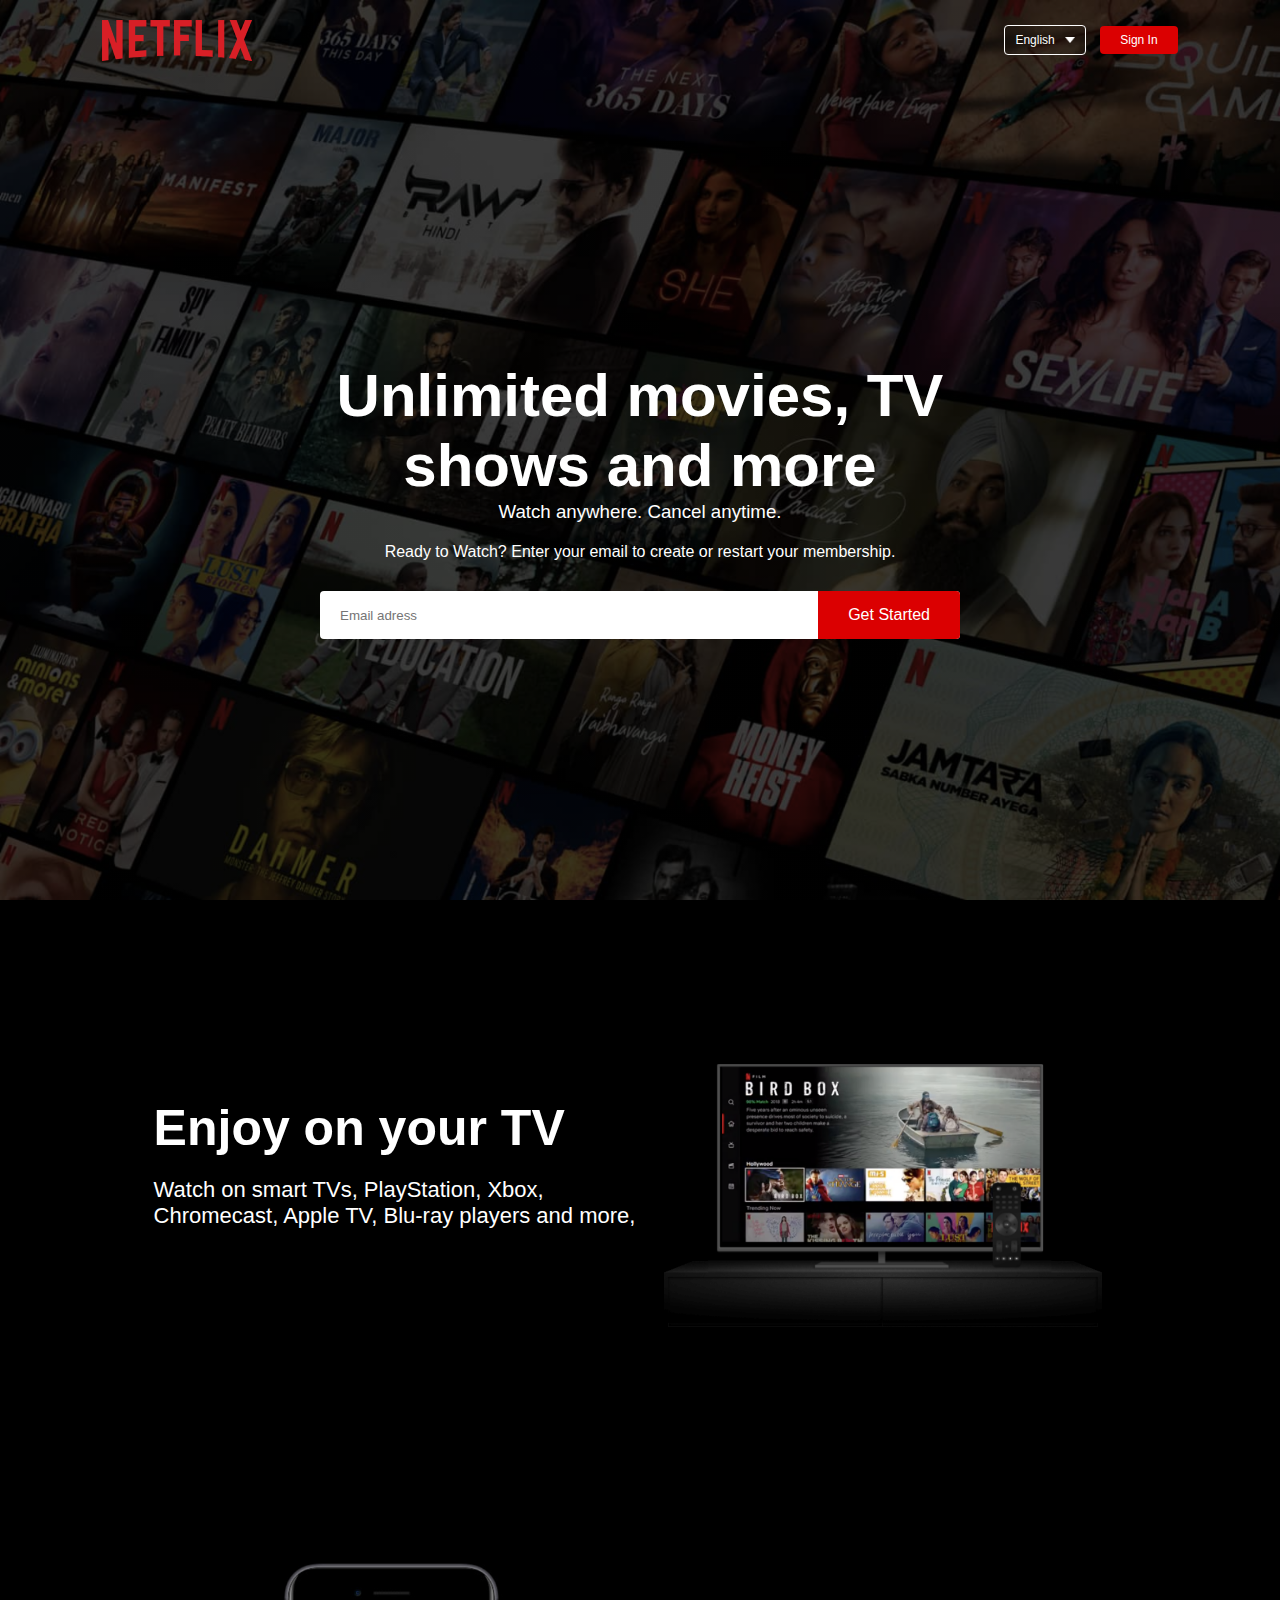
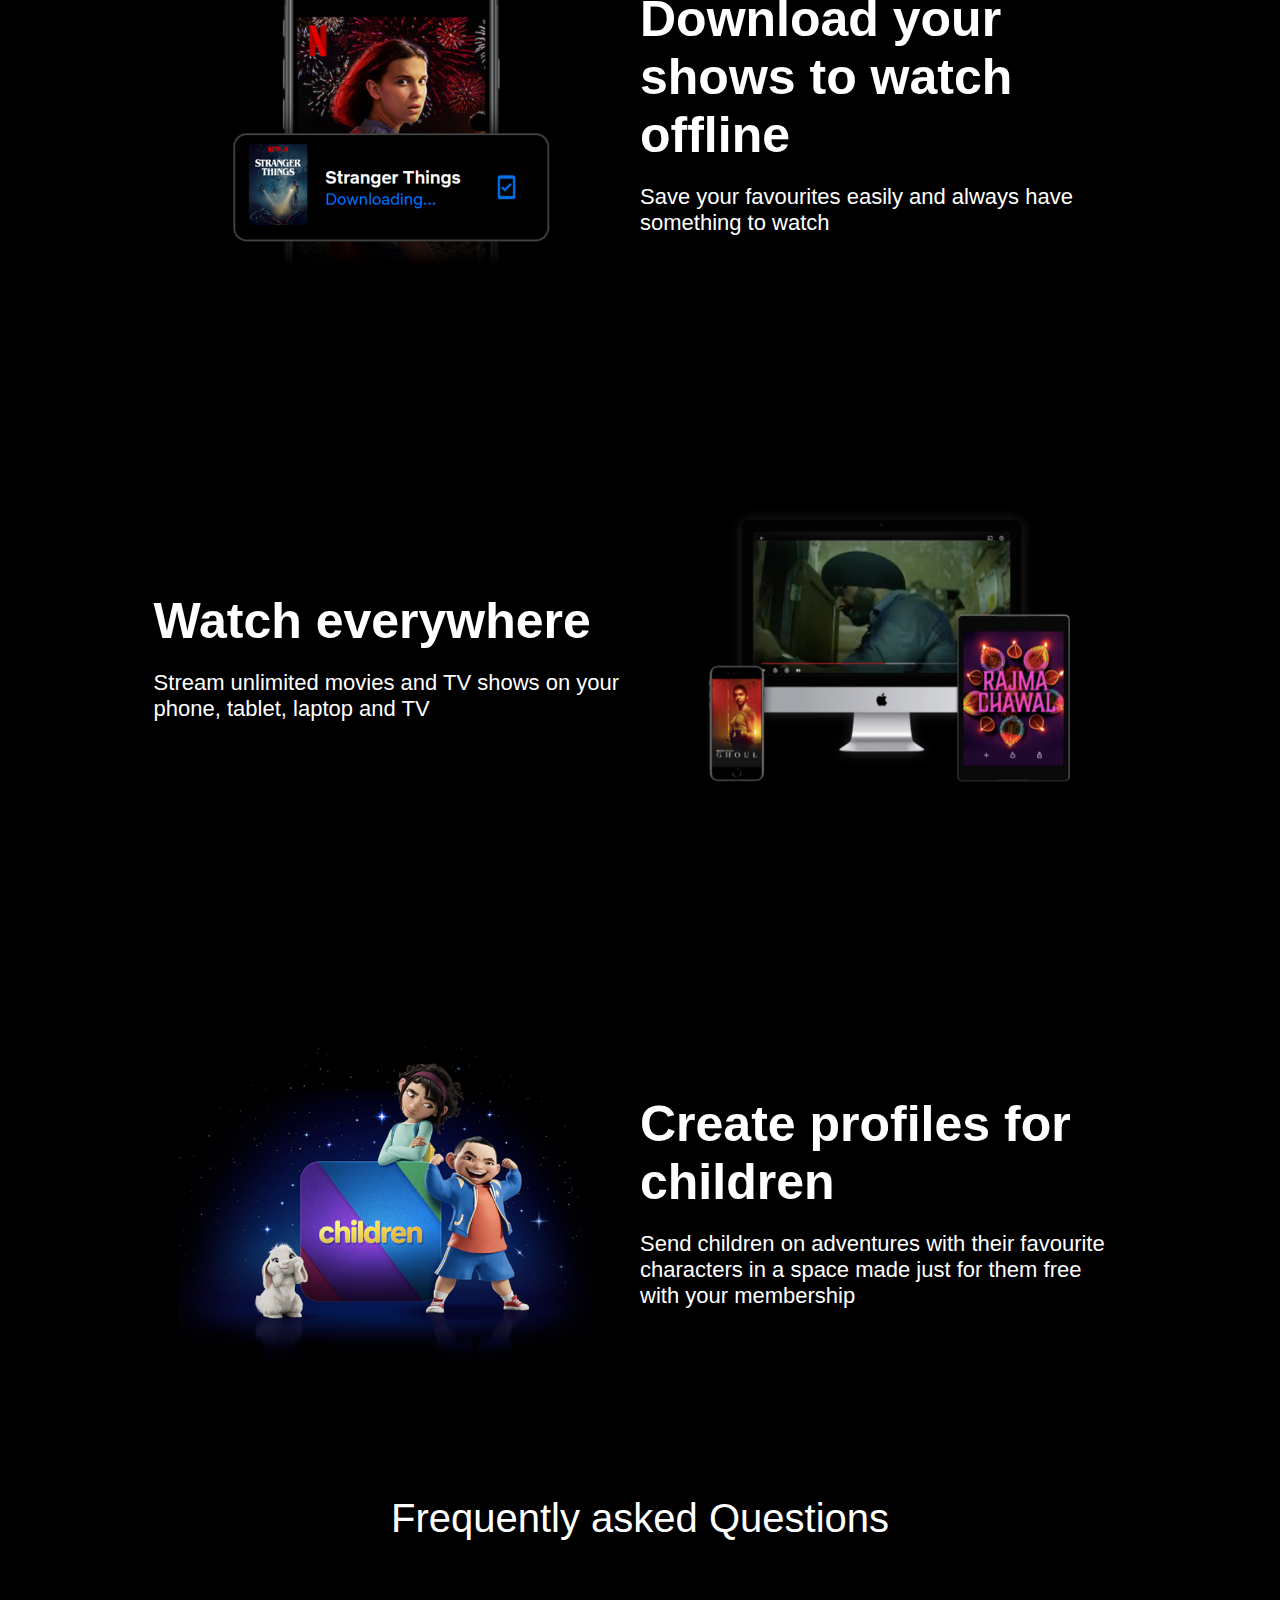
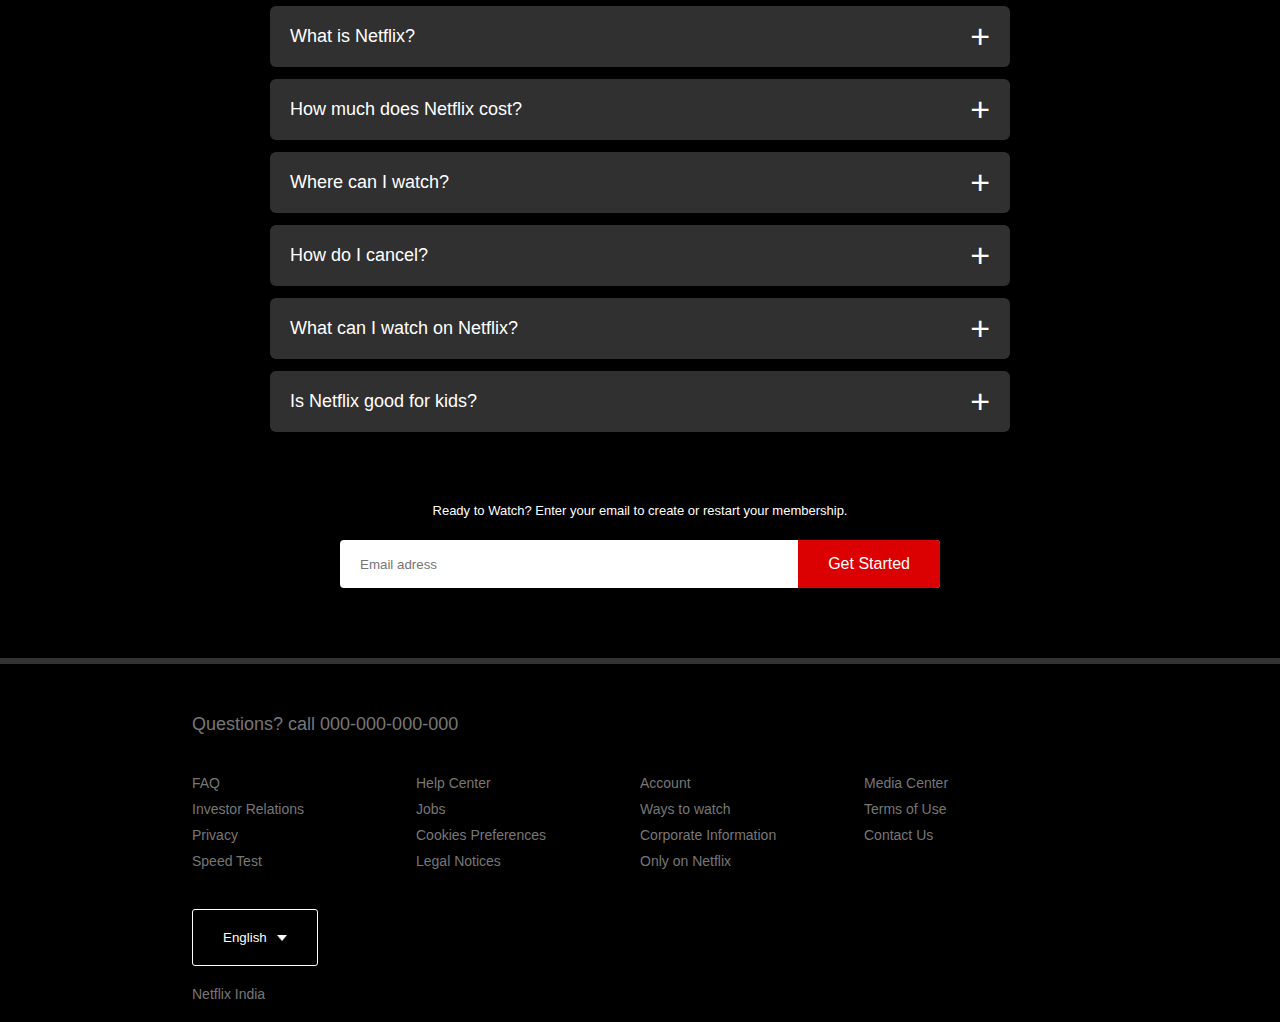
<file: index.html>
<!DOCTYPE html>
<html lang="en">
<head>
    <meta charset="UTF-8">
    <meta name="viewport" content="width=device-width, initial-scale=1.0">
    <title>Netflix India Watch TV Shows Online Watch Movies Online </title>
    <link rel="stylesheet" href="style.css">
</head>
<body>
    <div class="header">
        <nav>
            <img src="images/logo.png" class="logo">
            <div>
                <button class="language-btn">English <img src="images/down-icon.png" alt="">
                </button>
                <button>Sign In</button>
            </div>
        </nav>
        <div class="header-content">
            <h1>Unlimited movies, TV shows and more</h1>
            <h3>Watch anywhere. Cancel anytime.</h3>
            <p>Ready to Watch? Enter your email to create or restart your membership.</p>
            <form class="email-signup">
                <input type="email" placeholder="Email adress" required>
                <button type="submit">Get Started</button>
            </form>
        </div>   
    </div>
    <div class="features">
        <div class="row">
            <div class="text-col">
                <h2>Enjoy on your TV</h2>
                <p>Watch on smart TVs, PlayStation, Xbox, Chromecast, Apple TV, Blu-ray players and more,</p>
            </div>
            <div class="img-col">
                <img src="images/feature-1.png" alt="">
            </div>
        </div>
    </div>
    <div class="features">
        <div class="row">
            <div class="img-col">
                <img src="images/feature-2.png" alt="">
            </div>
            <div class="text-col">
                <h2>Download your shows to watch offline</h2>
                <p>Save your favourites easily and always have something to watch</p>
            </div>
            
        </div>
    </div>
    <div class="features">
        <div class="row">
            <div class="text-col">
                <h2>Watch everywhere</h2>
                <p>Stream unlimited movies and TV shows on your phone, tablet, laptop and TV</p>
            </div>
            <div class="img-col">
                <img src="images/feature-3.png" alt="">
            </div>
        </div>
    </div>
    <div class="features">
        <div class="row">
            <div class="img-col">
                <img src="images/feature-4.png" alt="">
            </div>
            <div class="text-col">
                <h2>Create profiles for children</h2>
                <p>Send children on adventures with their favourite characters in a space made just for them free with your membership</p>
            </div>
            
        </div>
    </div>

    <div class="faq">
        <h2>Frequently asked Questions</h2>
        <ul class="accordion">
            <li>
                <input type="radio" name="accordion" id="first">
                <label for="first">What is Netflix?</label>
                <div class="content">
                    <p>Lorem ipsum dolor sit amet consectetur adipisicing elit. Non ipsa natus maxime obcaecati soluta, amet eveniet eaque quaerat! Architecto nobis rem, ducimus illum est aspernatur similique ipsam vel vero voluptates.</p>
                </div>
            </li>
            <li>
                <input type="radio" name="accordion" id="second">
                <label for="second">How much does Netflix cost?</label>
                <div class="content">
                    <p>Lorem ipsum dolor sit amet consectetur adipisicing elit. Non ipsa natus maxime obcaecati soluta, amet eveniet eaque quaerat! Architecto nobis rem, ducimus illum est aspernatur similique ipsam vel vero voluptates.</p>
                </div>
            </li>
            <li>
                <input type="radio" name="accordion" id="third">
                <label for="third">Where can I watch?</label>
                <div class="content">
                    <p>Lorem ipsum dolor sit amet consectetur adipisicing elit. Non ipsa natus maxime obcaecati soluta, amet eveniet eaque quaerat! Architecto nobis rem, ducimus illum est aspernatur similique ipsam vel vero voluptates.</p>
                </div>
            </li>
            <li>
                <input type="radio" name="accordion" id="fourth">
                <label for="fourth">How do I cancel?</label>
                <div class="content">
                    <p>Lorem ipsum dolor sit amet consectetur adipisicing elit. Non ipsa natus maxime obcaecati soluta, amet eveniet eaque quaerat! Architecto nobis rem, ducimus illum est aspernatur similique ipsam vel vero voluptates.</p>
                </div>
            </li>
            <li>
                <input type="radio" name="accordion" id="fifth">
                <label for="fifth">What can I watch on Netflix?</label>
                <div class="content">
                    <p>Lorem ipsum dolor sit amet consectetur adipisicing elit. Non ipsa natus maxime obcaecati soluta, amet eveniet eaque quaerat! Architecto nobis rem, ducimus illum est aspernatur similique ipsam vel vero voluptates.</p>
                </div>
            </li>
            <li>
                <input type="radio" name="accordion" id="sixth">
                <label for="sixth">Is Netflix good for kids?</label>
                <div class="content">
                    <p>Lorem ipsum dolor sit amet consectetur adipisicing elit. Non ipsa natus maxime obcaecati soluta, amet eveniet eaque quaerat! Architecto nobis rem, ducimus illum est aspernatur similique ipsam vel vero voluptates.</p>
                </div>
            </li>
        </ul>
        <small>Ready to Watch? Enter your email to create or restart your membership.</small>
        <form class="email-signup">
            <input type="email" placeholder="Email adress" required>
            <button type="submit">Get Started</button>
        </form>
    </div>

    <div class="footer">
        <h2>Questions? call 000-000-000-000</h2>

        <div class="row">
            <div class="col">
                <a href="#">FAQ</a>
                <a href="#">Investor Relations</a>
                <a href="#">Privacy</a>
                <a href="#">Speed Test</a>
            </div>
            <div class="col">
                <a href="#">Help Center</a>
                <a href="#">Jobs</a>
                <a href="#">Cookies Preferences</a>
                <a href="#">Legal Notices</a>
            </div>
            <div class="col">
                <a href="#">Account</a>
                <a href="#">Ways to watch</a>
                <a href="#">Corporate Information</a>
                <a href="#">Only on Netflix</a>   
            </div>
            <div class="col">
                <a href="#">Media Center</a>
                <a href="#">Terms of Use</a>
                <a href="#">Contact Us</a>
            </div>
        </div>
        <button class="language-btn">English <img src="images/down-icon.png" alt="">
        </button>
        <p class="copyright-txt">Netflix India</p>
    </div>
    
</body>
</html>
</file>
<file: style.css>
*{
    margin : 0;
    padding: 0;
    font-family: 'Poppins',sans-serif;
    box-sizing: border-box;
}

body{
    background: #000;
    color: #fff;
}

.header{
    width: 100%;
    height:100vh;
    background-image: linear-gradient(rgba(0,0,0,0.7),rgba(0,0,0,0.7)),url(images/header-image.png);
    background-size: cover;
    background-position: center;
    padding: 10px 8%;
}

nav{
    display: flex;
    align-items: center;
    justify-content: space-between;
    padding: 10px 0;
}

.logo{
    width: 150px;
    cursor: pointer;
}

nav button{
    border: 0;
    outline: 0;
    background: #db0001;
    color: #fff;
    padding: 7px 20px;
    font-size: 12px;
    border-radius: 4px;
    margin-left: 10px;
    cursor: pointer;
}

.language-btn{
    display: inline-flex;
    align-items: center;
    background: transparent;
    border: 1px solid #fff;
    padding: 7px 10px;
}


.language-btn img{
    width: 10px;
    margin-left: 10px;
}


.header-content{
    position: absolute;
    top: 50%;
    left: 50%;
    transform: translate(-50%,-50%);
    text-align: center;
    margin-top: 50px;
}


.header-content h1{
    font-size: 60px;
    line-height: 70px;
    font-weight: 600;
    max-width: 650px;
}
.header-content h3{
    font-weight: 400;
    margin-bottom: 20px;   
}
.email-signup{
    background: #fff;
    border-radius: 4px;
    display: flex;
    align-items: center;
    margin-top: 30px;
    overflow: hidden;
}
.email-signup input{
    flex: 1;
    border: 0;
    outline: 0;
    margin-left: 20px;
}

.email-signup button{
    background: #db0001;
    border: 0;
    outline: 0;
    color: #fff;
    font-size: 16px;
    cursor: pointer;
    padding: 15px 30px;
}
.features{
    padding: 50px 12%;
    font-size: 22px;
}
.row{
    display: flex;
    width: 100%;
    align-items: center;
    flex-wrap: wrap;
    padding: 50px 0;

}
.text-col{
    flex-basis: 50%;
    margin-bottom: 20px;
}
.img-col{
    flex-basis: 50%;
    margin-bottom: 20px;
}
.img-col img{
    display: block;
    width: 90%;
    margin: auto;
}
.features h2{
    font-size: 50px;
    font-weight: 600;
    margin-bottom: 20px;
}

/* faq */
.faq{
    padding: 10px 12%;
    text-align: center;
    font-size: 18px;
}
.faq h2{
    font-weight: 500;
    font-size: 40px;
}

.accordion{
    margin: 60px auto;
    width: 100%;
    max-width: 750px;
}
.accordion li{
    list-style: none;
    width: 100%;
    padding: 5px;
}
.accordion li label{
    display: flex;
    align-items: center;
    padding: 20px;
    font-size: 18px;
    font-weight: 500;
    background: #303030;
    margin-bottom: 2px;
    cursor: pointer;
    position: relative;
    border-radius: 6px;
}

label::after{
    content: '+';
    font-size: 34px;
    position: absolute;
    right: 20px;
    transition: transform 0.5s;
}
input[type="radio"]{
    display: none;
}

.accordion .content{
    background-color: #303030;
    text-align: left;
    padding: 0 20px;
    max-height: 0;
    overflow: hidden;
    transition: max-height 0.5s,padding 0.5s;
}
.accordion input[type="radio"]:checked + label + .content{
    max-height: 600px;
    padding: 30px 20px;
}
.accordion input[type="radio"]:checked + label::after{
    transform: rotate(45deg);
}

.faq .email-signup{
    max-width: 600px;
    margin: 20px auto 60px;
}


.faq small{
    font-size: 13px;
}

.footer{
    padding: 50px 15% 10px;
    border-top: 6px solid #333;
    color: #777;
}

.footer h2{
    font-size: 18px;
    font-weight: 400;
    margin-bottom: 30px;
}

.footer .col{
    flex-basis: 25%;
    flex-grow: 1;
    margin-bottom: 20px;
}

.footer .col a{
    display: block;
    text-decoration: none;
    color: #777;
    font-size: 14px;
    margin-bottom: 10px;
}


.footer .row{
    align-items: flex-start;
    padding: 10px 0;
}

.footer .language-btn{
    color: #fff;
    padding: 20px 30px;
    border-radius: 3px;
}

.copyright-txt{
    font-size: 14px;
    margin-top: 20px;
    margin-bottom: 10px;
}

/* media queries */

@media only screen and (max-width: 600px){
    .logo{
        width: 100px;
    }

    nav button{
        padding: 5px 10px;
    }

    nav .language-btn{
        padding: 4px 8px;
    }

    .header-content{
        position: unset;
        transform: none;
        padding-top: 150px;
    }
    
    .header-content h1{
        font-size: 30px;
    }

    .email-signup button{
        font-size: 12px;
        padding: 10px 15px;
    }

    .text-col, .img-col{
        flex-basis: 100%;

    }
    .features h2{
        font-size: 30px;
    }


    .features p{
        font-size: 30px;
    }
    .row:nth-child(2), .row:nth-child(4){
        flex-direction: column-reverse;
    }

    .features .row{
        padding: 10px 0;
    }
    .faq h2{
        font-size: 20px;
    }
    .accordion .content{
        font-size: 14px;
    }
    .accordion li label{
        padding: 10px;
        font-size: 14px;
    }

    label::after{
        font-size: 22px;
    }
}
</file>
